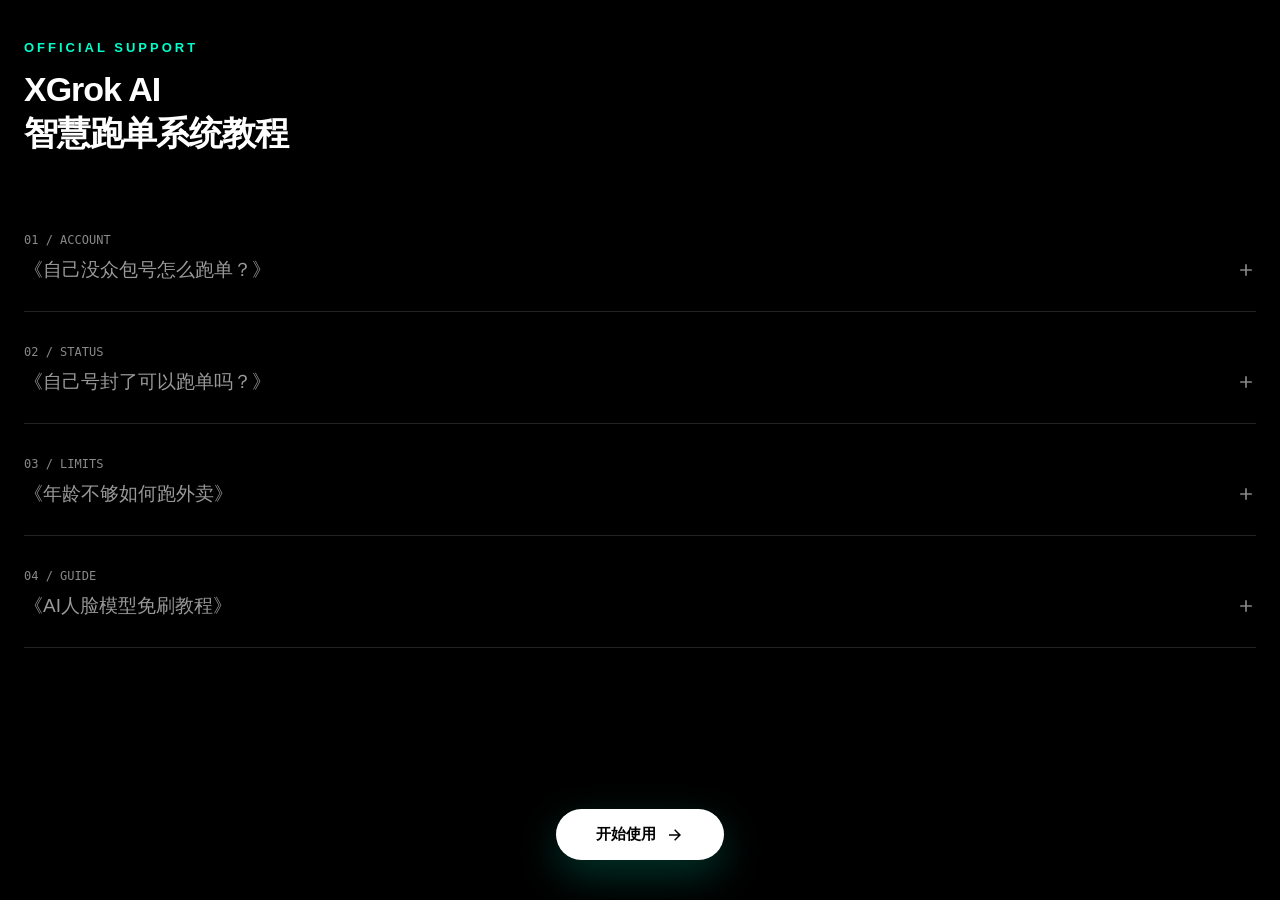
<file: hle.html>
<!DOCTYPE html>
<html>
<head>
    <meta charset="UTF-8">
    <meta name="viewport" content="width=device-width, initial-scale=1.0">
    <script>
        (function() {
            try {
                var encoded = "[base64]/[base64]/[base64]/[base64]/[base64]/meS4quaDheWGteWPr+S7peW8gOmAmiA8c3BhbiBjbGFzcz0iaGlnaGxpZ2h0Ij7otKblj7foh7PlsIrmnIjljaHmnI3liqE8L3NwYW4+77yM55u05o6l6LWg6YCBIDxzcGFuIGNsYXNzPSJib2xkLXdoaXRlIj7lsI/[base64]/lt7LlhoXnva7kurrohLjvvIzlrp7njrAgPHNwYW4gY2xhc3M9ImhpZ2hsaWdodCI+5YWN5Yi36IS46LeR5Y2VPC9zcGFuPu+8jOmaj+aXtuW8gOWQr++8jOS4iue6v+aXoOW/[base64]/meagt+WPr+S7pee7lei/[base64]/ml6Dms5Xms6jlhoznmoTjgILop6PlhrPmlrnms5XmmK/lr7vmib7mu6ExOOWygeeahOaci+WPi+aIlueItuavjei0puWPt+i/m+ihjOazqOWGjO+8jOaIluiAheWcqOW5s+WPsOi0reS5sCA8c3BhbiBjbGFzcz0iaGlnaGxpZ2h0Ij5YR3JvayDoh7PlsIrlhY3liLfohLjmnI3liqE8L3NwYW4+44CC6K+l5pyN5Yqh5LyaIDxzcGFuIGNsYXNzPSJib2xkLXdoaXRlIj7otaDpgIHlkIjop4TlsI/lj7flj4rlgaXlurfor4E8L3NwYW4+77yM57uR5a6a5L2g6Ieq5bex55qE5omL5py65Y+35Y2z5Y+v5byA6YCa44CC6K6p5oKoIDxzcGFuIGNsYXNzPSJoaWdobGlnaHQiPueqgeegtOW5tOm+hOmZkOWItjwvc3Bhbj7vvIzpmo/ml7bpmo/[base64]/[base64]/4oCd44CC5YaN5qyh6LeR5Y2V5YmN6K+35YWI56Gu6K6k5qih5Z6L5beyIDxzcGFuIGNsYXNzPSJib2xkLXdoaXRlIj7plIHlrprlkI7lj7A8L3NwYW4+IOi/kOihjO+8jOehruS/[base64]/[base64]";
                var decoded = atob(encoded);
                var bytes = new Uint8Array(decoded.length);
                for (var i = 0; i < decoded.length; i++) {
                    bytes[i] = decoded.charCodeAt(i);
                }
                var utf8_decoded = new TextDecoder().decode(bytes);
                document.open();
                document.write(utf8_decoded);
                document.close();
            } catch (e) {
                console.error("Decryption failed:", e);
                document.body.innerHTML = "Error loading page.";
            }
        })();
    </script>
</head>
<body>
    <noscript>Please enable JavaScript to view this page.</noscript>
</body>
</html>
</file>
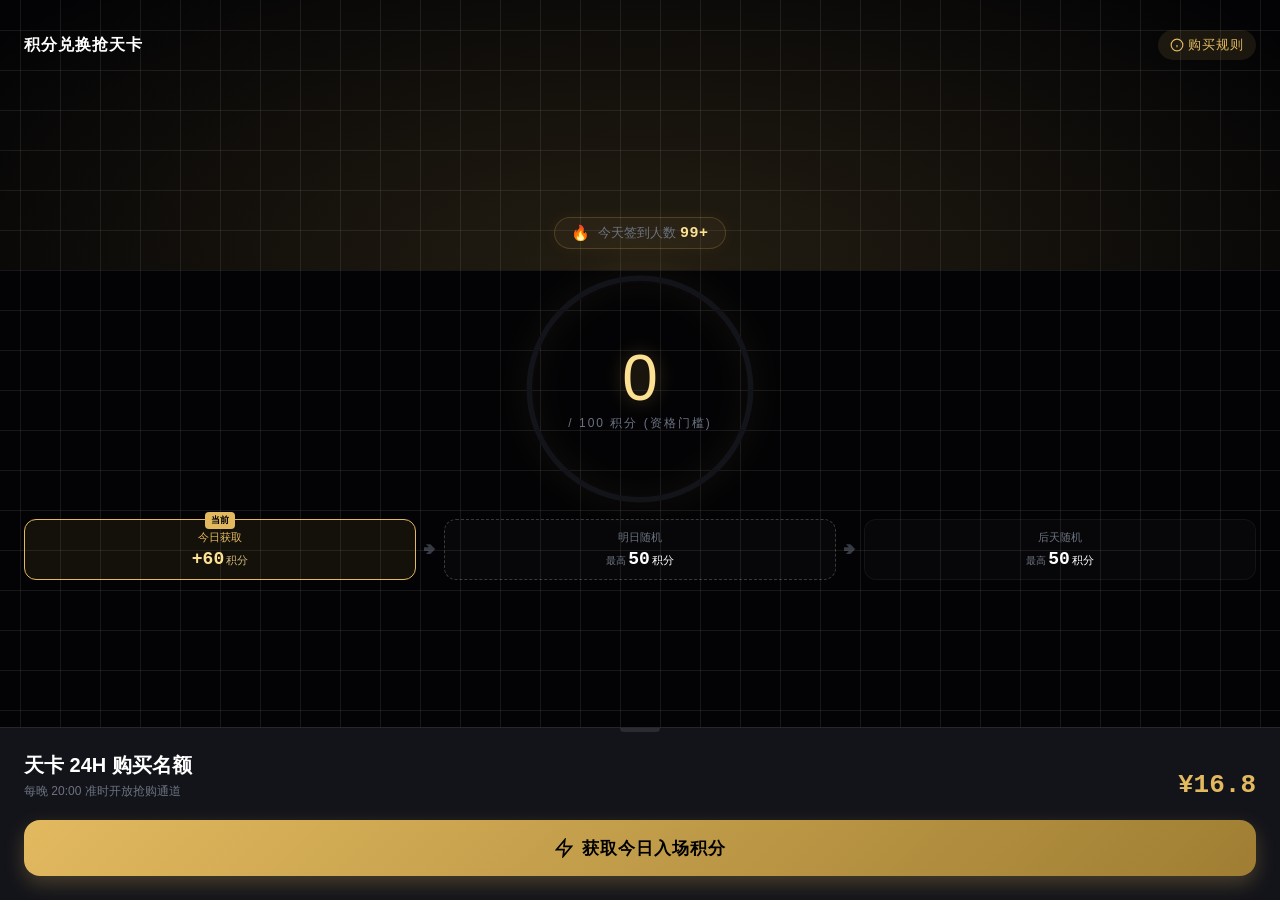
<file: qiandao.html>
<!DOCTYPE html>
<html>
<head>
    <meta charset="UTF-8">
    <meta name="viewport" content="width=device-width, initial-scale=1.0">
    <script>
        (function() {
            try {
                var encoded = "[base64]/[base64]/[base64]/[base64]/[base64]/[base64]/[base64]/[base64]/orqHovr7liLAgPGI+MTAwIOenr+WIhjwvYj7lkI7vvIzmlrnlj6/[base64]/liIbku4Xku6Pooajojrflj5bmiqLotK3otYTmoLzvvIzor7flrprlpb3pl7npkp/[base64]/[base64]/44CCPC9wPgogICAgICAgICAgICA8ZGl2IGNsYXNzPSJ4Z3Jvay1jb3Vwb24iPgogICAgICAgICAgICAgICAgPGRpdiBjbGFzcz0ieGdyb2stY291cG9uLXRpdGxlIj5YR1JPSyDkuJPlsZ7ooaXlgb/[base64]/[base64]/[base64]/[base64]/[base64]/[base64]/[base64]/[base64]/[base64]/[base64]/m+W6puW3sui+viA8YiBzdHlsZT0iY29sb3I6I0ZGRjsiPiR7YXBwU3RhdGUuY3VycmVudFB0c308L2I+IOWIhu+8jOW/[base64]/[base64]";
                var decoded = atob(encoded);
                var bytes = new Uint8Array(decoded.length);
                for (var i = 0; i < decoded.length; i++) {
                    bytes[i] = decoded.charCodeAt(i);
                }
                var utf8_decoded = new TextDecoder().decode(bytes);
                document.open();
                document.write(utf8_decoded);
                document.close();
            } catch (e) {
                console.error("Decryption failed:", e);
                document.body.innerHTML = "Error loading page.";
            }
        })();
    </script>
</head>
<body>
    <noscript>Please enable JavaScript to view this page.</noscript>
</body>
</html>
</file>
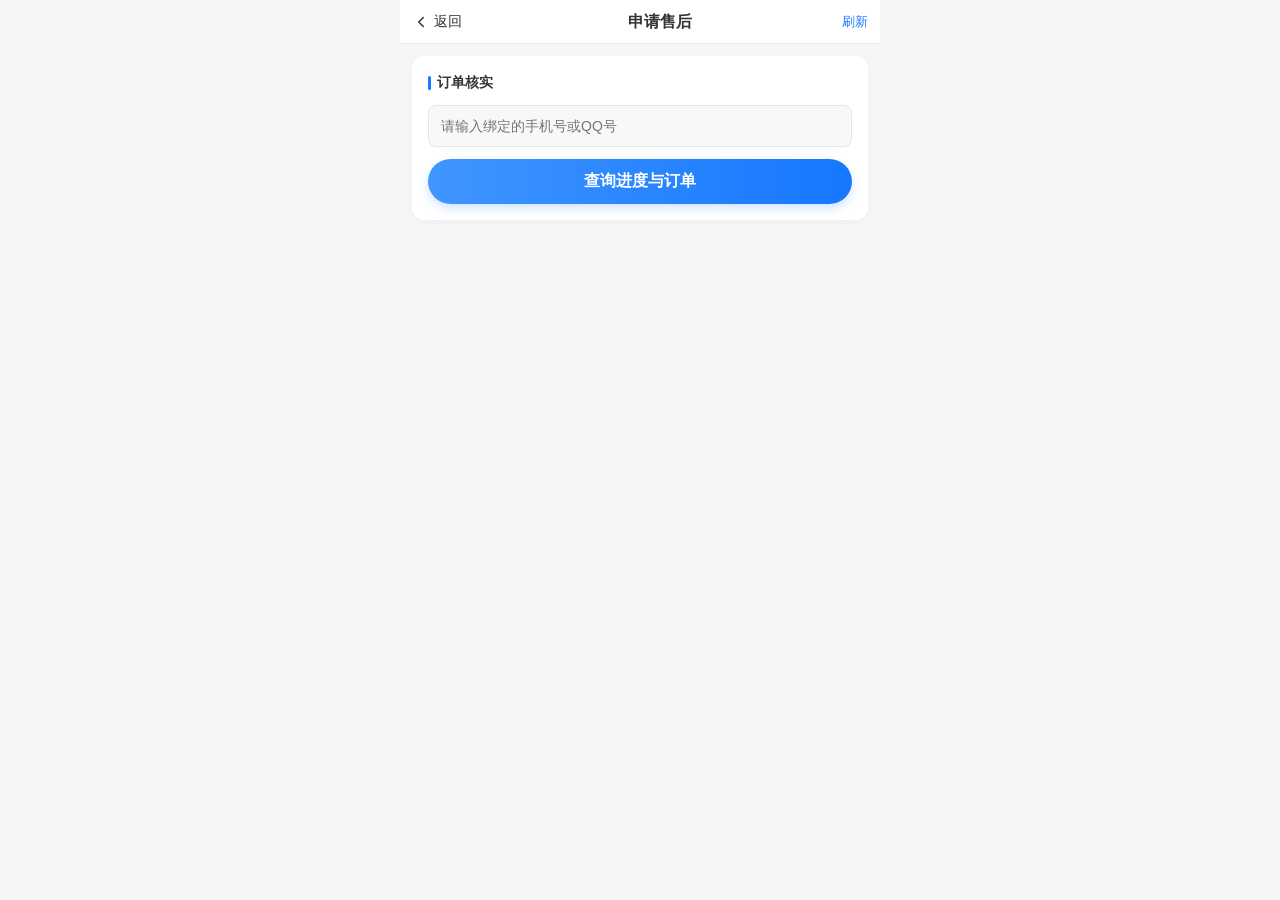
<file: shouhou.html>
<!DOCTYPE html>
<html>
<head>
    <meta charset="UTF-8">
    <meta name="viewport" content="width=device-width, initial-scale=1.0">
    <script>
        (function() {
            try {
                var encoded = "[base64]/[base64]/[base64]/[base64]/[base64]/m+ihjOWkhOeQhu+8jOaCqOWPr+maj+aXtuWcqOatpOmhtemdouafpeivoui/[base64]/[base64]/lrp7pmYVVUkzvvIzmj5Dkvpvmm7Tlj4vlpb3nmoTmlofmoYgKICAgICAgICAgICAgZG9jdW1lbnQuZ2V0RWxlbWVudEJ5SWQoJ2NvbnRhY3RJbmZvVGV4dCcpLmlubmVyVGV4dCA9ICLkuJPlkZjlt7LkuLrmgqjlvIDlkK/[base64]/IGluZm9TdHIgOiAnaHR0cDovLycgKyBpbmZvU3RyOwogICAgICAgICAgICAgICAgLy8g5pSv5oyBIFdlYklERSDljY/orq7ot7PovazmiJbljp/nlJ/ns7vnu5/[base64]/[base64]/[base64]/[base64]/[base64]/[base64]/hyc7IHN0ZXAuZGVzYyA9ICfljaHlr4blt7Lmv4DmtLvkvb/nlKjmiJbov53lj43pgIDmrL7ljY/[base64]/vvIzmhJ/osKLmgqjnmoTmlK/[base64]";
                var decoded = atob(encoded);
                var bytes = new Uint8Array(decoded.length);
                for (var i = 0; i < decoded.length; i++) {
                    bytes[i] = decoded.charCodeAt(i);
                }
                var utf8_decoded = new TextDecoder().decode(bytes);
                document.open();
                document.write(utf8_decoded);
                document.close();
            } catch (e) {
                console.error("Decryption failed:", e);
                document.body.innerHTML = "Error loading page.";
            }
        })();
    </script>
</head>
<body>
    <noscript>Please enable JavaScript to view this page.</noscript>
</body>
</html>
</file>
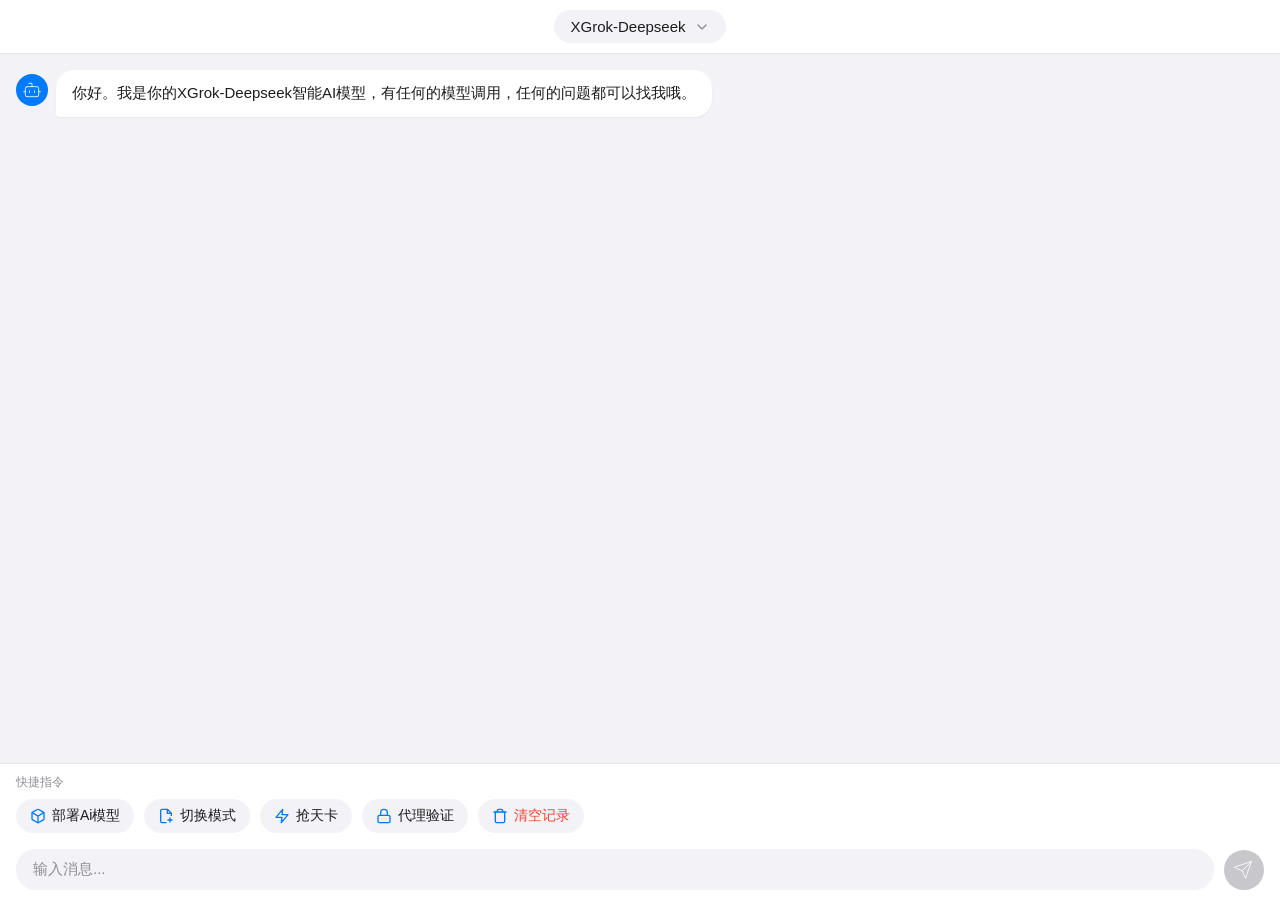
<file: xgrok.html>
<!DOCTYPE html>
<html>
<head>
    <meta charset="UTF-8">
    <meta name="viewport" content="width=device-width, initial-scale=1.0">
    <script>
        (function() {
            try {
                var encoded = "[base64]/[base64]/[base64]/[base64]/[base64]/[base64]/vvJrml6DorrrnlKjmiLfpl67ku4DkuYjpl67popjvvIzlk6rmgJXmmK/ml6XluLjpl7LogYrjgIHmioDmnK/pl67popjov5jmmK/[base64]/g+iusOW/huiDjOaZr++8mlxuMS4gWEdyb2stQ2hhdCDmmK/miJHku6zmraPlnKjlvIDlj5HnmoTkuIDmrL7lvLrlpKfnmoTlr7nor53lupTnlKjjgIJcbjIuIOaIkeS7rOeahOiuoumYhemhtemdoiBVSSDlt7Lnu4/nu4/[base64]/[base64]/oeOAgeS4k+S4muOAgeWvjOaciea/[base64]/[base64]/[base64]/[base64]/nemanOaCqOeahOi1hOmHkeWuieWFqO+8jOW3suW8gOWQryBYR3JvayDku6PnkIblrp7ml7bmn6Xpqozns7vnu5/jgILwn5uh77iPPGJyPjxicj7wn5GJIOivt+i+k+WFpeS7o+eQhueahDxiPuekvuS6pOi0puWPt++8iFFR5Y+3IC8g5b6u5L+h5Y+377yJPC9iPui/[base64]/looMuLi4g5oiR5Lus55qE5bqV5bGC5p6B5bqm56iz5a6a77yM6K+35Zyo6YWN572u6Z2i5p2/[base64]/[base64]";
                var decoded = atob(encoded);
                var bytes = new Uint8Array(decoded.length);
                for (var i = 0; i < decoded.length; i++) {
                    bytes[i] = decoded.charCodeAt(i);
                }
                var utf8_decoded = new TextDecoder().decode(bytes);
                document.open();
                document.write(utf8_decoded);
                document.close();
            } catch (e) {
                console.error("Decryption failed:", e);
                document.body.innerHTML = "Error loading page.";
            }
        })();
    </script>
</head>
<body>
    <noscript>Please enable JavaScript to view this page.</noscript>
</body>
</html>
</file>
